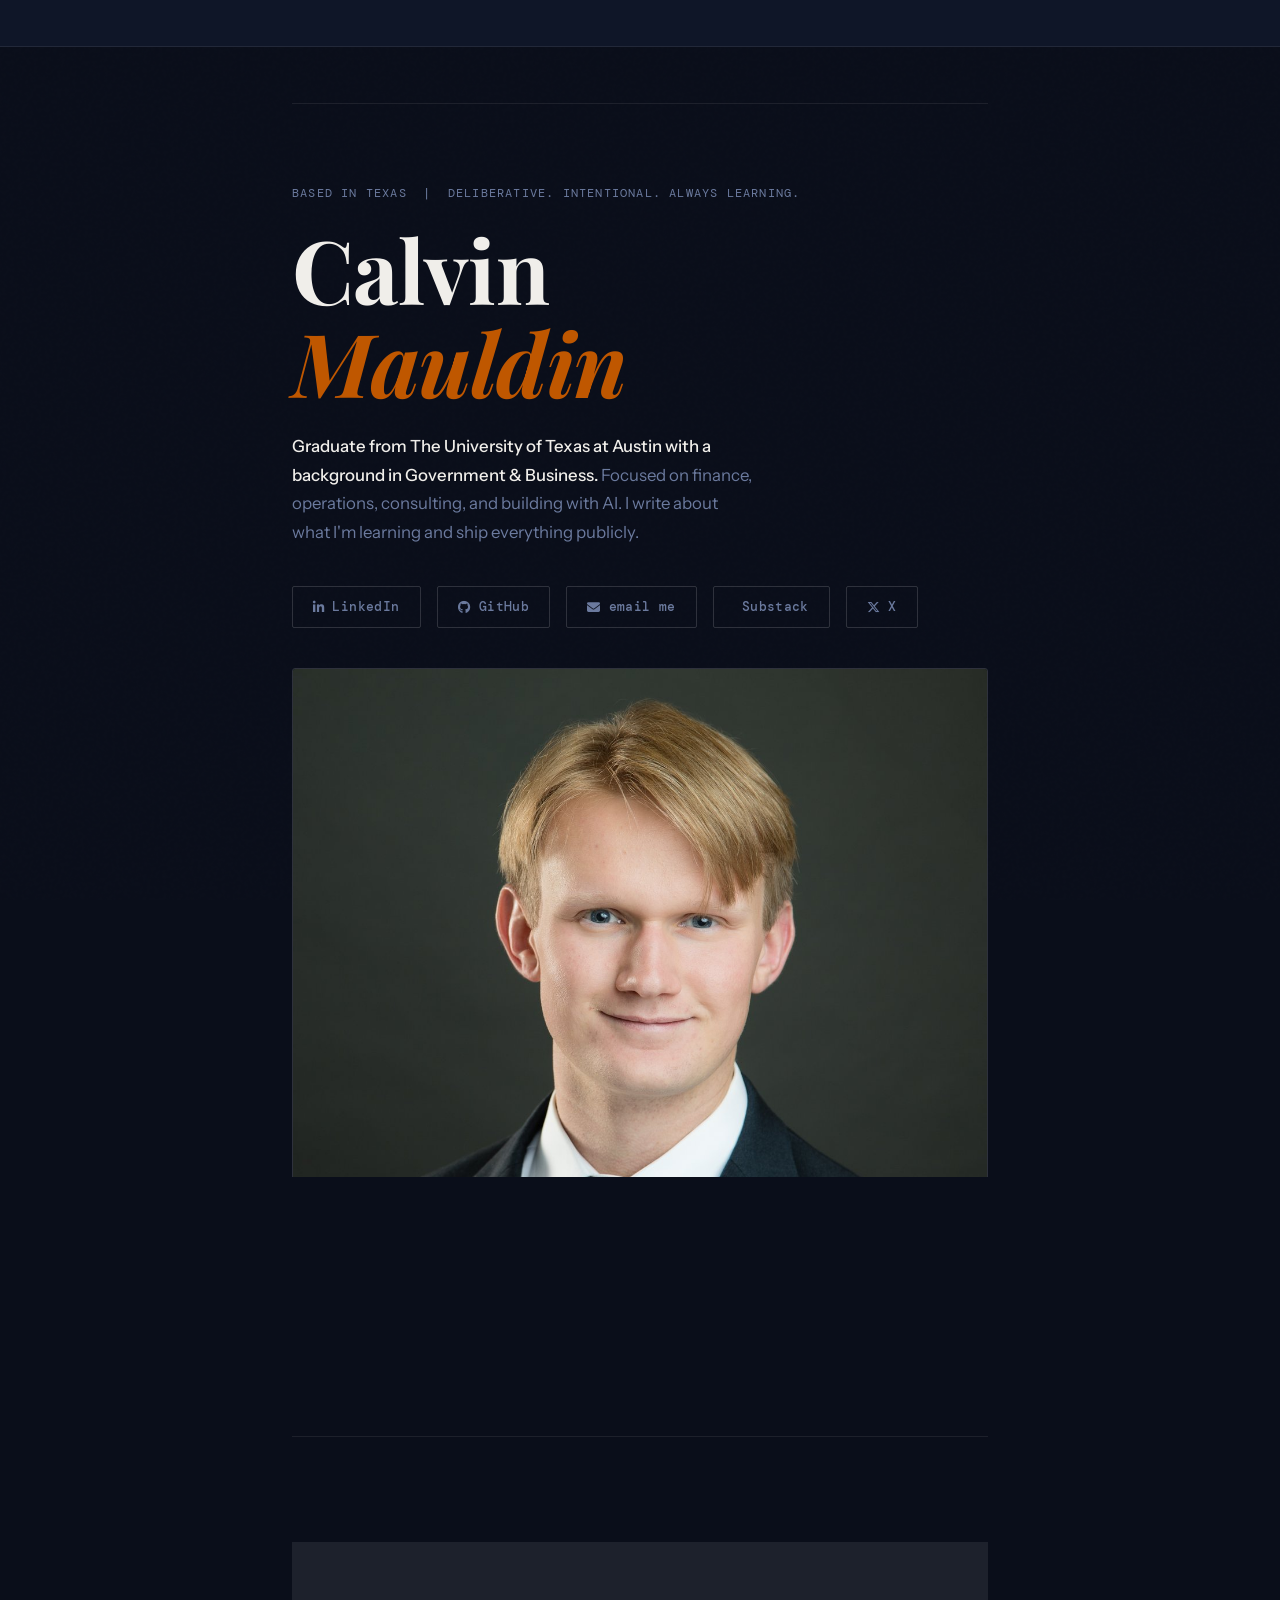
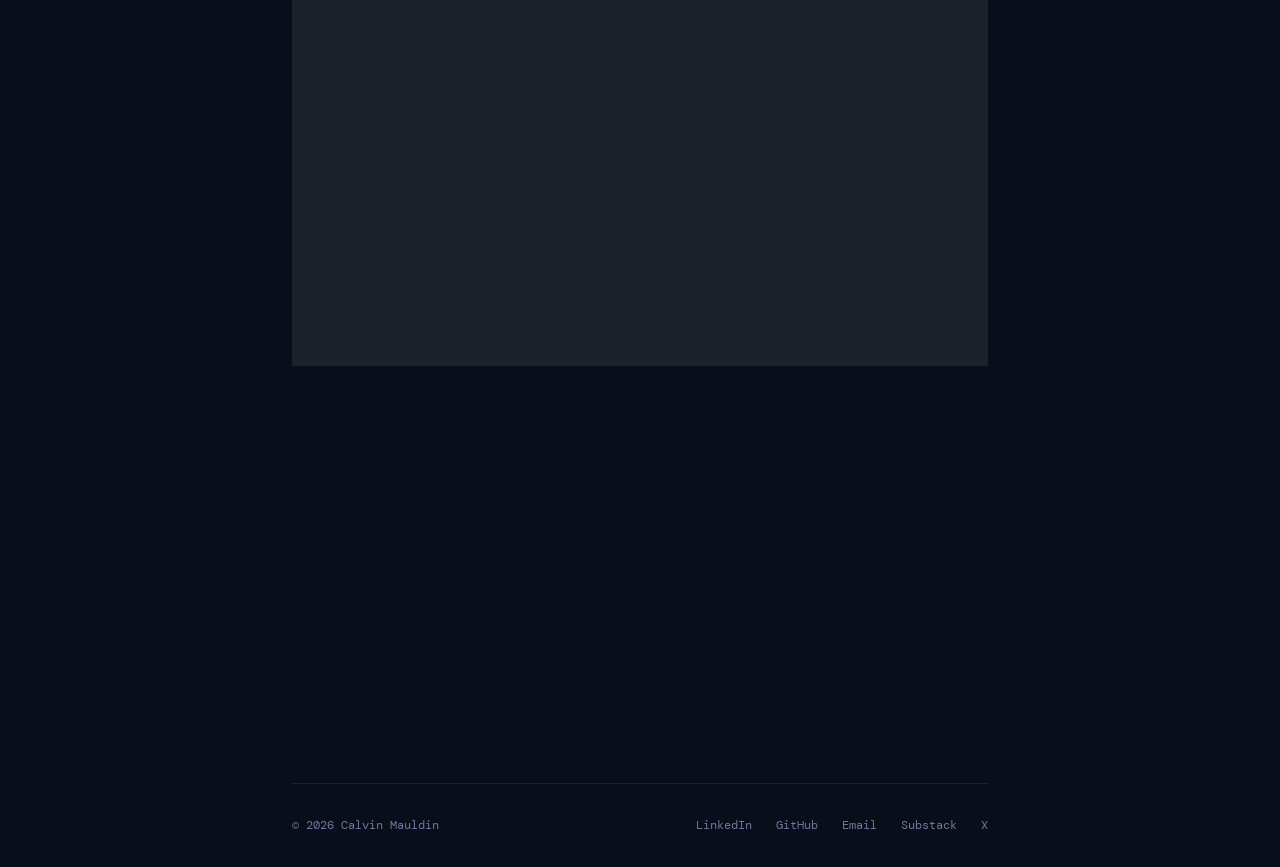
<file: index.html>
<!DOCTYPE html>
<html lang="en">
<head>
  <meta charset="UTF-8" />
  <meta name="viewport" content="width=device-width, initial-scale=1.0" />
  <title>Calvin Mauldin</title>
  <link rel="preconnect" href="https://fonts.googleapis.com" />
  <link rel="preconnect" href="https://fonts.gstatic.com" crossorigin />
  <link href="https://fonts.googleapis.com/css2?family=Playfair+Display:ital,wght@0,700;1,700&family=DM+Mono:wght@400;500&family=Instrument+Sans:wght@400;500&display=swap" rel="stylesheet" />
  <link rel="stylesheet" href="https://cdnjs.cloudflare.com/ajax/libs/font-awesome/6.5.0/css/all.min.css"/>
  <style>
    *, *::before, *::after { box-sizing: border-box; margin: 0; padding: 0; }

    :root {
      --bg:       #0a0e1a;
      --bg2:      #0f1628;
      --bg3:      #1a2440;
      --border:   rgba(255,255,255,0.08);
      --border2:  rgba(255,255,255,0.15);
      --text:     #f0eeea;
      --muted:    #6b7a9e;
      --accent:   #bf5700;
      --accent2:  #d4621a;
      --serif:    'Playfair Display', Georgia, serif;
      --sans:     'Instrument Sans', sans-serif;
      --mono:     'DM Mono', monospace;
    }

    html { scroll-behavior: smooth; }

    body {
      background: var(--bg);
      color: var(--text);
      font-family: var(--sans);
      font-size: 16px;
      line-height: 1.6;
      min-height: 100vh;
      -webkit-font-smoothing: antialiased;
    }

    body::before {
      content: '';
      position: fixed;
      inset: 0;
      background-image: url("data:image/svg+xml,%3Csvg viewBox='0 0 256 256' xmlns='http://www.w3.org/2000/svg'%3E%3Cfilter id='noise'%3E%3CfeTurbulence type='fractalNoise' baseFrequency='0.9' numOctaves='4' stitchTiles='stitch'/%3E%3C/filter%3E%3Crect width='100%25' height='100%25' filter='url(%23noise)' opacity='0.04'/%3E%3C/svg%3E");
      pointer-events: none;
      z-index: 0;
      opacity: 0.35;
    }

    .ticker-wrap {
      width: 100%;
      background: #0f1628;
      border-bottom: 1px solid rgba(255,255,255,0.08);
      overflow: hidden;
      position: relative;
      z-index: 10;
    }

    .container {
      max-width: 760px;
      margin: 0 auto;
      padding: 0 2rem;
      position: relative;
      z-index: 1;
    }

    nav {
      padding: 2rem 0 1.5rem;
      display: flex;
      align-items: center;
      justify-content: space-between;
      border-bottom: 1px solid var(--border);
    }

    .nav-name {
      font-family: var(--mono);
      font-size: 13px;
      font-weight: 500;
      letter-spacing: 0.04em;
      color: var(--accent);
      opacity: 0;
      animation: fadeUp 0.5s ease forwards;
    }

    .nav-links {
      display: flex;
      gap: 1.75rem;
      list-style: none;
      opacity: 0;
      animation: fadeUp 0.5s ease 0.1s forwards;
    }

    .nav-links a {
      font-size: 13px;
      color: var(--muted);
      text-decoration: none;
      letter-spacing: 0.02em;
      transition: color 0.2s;
    }
    .nav-links a:hover { color: var(--text); }

    /* hero — stacked with wide banner photo */
    .hero {
      padding: 5rem 0 4.5rem;
    }

    .hero-content { min-width: 0; margin-bottom: 2.5rem; }

    .hero-eyebrow {
      font-family: var(--mono);
      font-size: 12px;
      color: var(--muted);
      letter-spacing: 0.1em;
      text-transform: uppercase;
      margin-bottom: 1.25rem;
      opacity: 0;
      animation: fadeUp 0.6s ease 0.15s forwards;
    }

    .hero-name {
      font-family: var(--serif);
      font-size: clamp(3rem, 8vw, 5.5rem);
      line-height: 1.05;
      letter-spacing: -0.01em;
      color: var(--text);
      margin-bottom: 1.5rem;
      opacity: 0;
      animation: fadeUp 0.7s ease 0.2s forwards;
    }

    .hero-name em {
      font-style: italic;
      color: var(--accent);
    }

    .hero-bio {
      font-size: 1.05rem;
      color: var(--muted);
      max-width: 460px;
      line-height: 1.7;
      margin-bottom: 2.5rem;
      opacity: 0;
      animation: fadeUp 0.7s ease 0.3s forwards;
    }

    .hero-bio strong {
      color: var(--text);
      font-weight: 500;
    }

    .hero-links {
      display: flex;
      gap: 1rem;
      flex-wrap: wrap;
      opacity: 0;
      animation: fadeUp 0.7s ease 0.4s forwards;
    }

    /* portrait — full image stacked below */
    .hero-portrait {
      opacity: 0;
      animation: fadeUp 0.8s ease 0.45s forwards;
      width: 100%;
    }

    .hero-portrait img {
      width: 100%;
      height: auto;
      border-radius: 3px;
      border: 1px solid var(--border2);
      display: block;
    }

    .btn {
      display: inline-flex;
      align-items: center;
      gap: 0.5rem;
      padding: 0.6rem 1.25rem;
      border-radius: 2px;
      font-size: 13px;
      font-family: var(--mono);
      font-weight: 500;
      letter-spacing: 0.03em;
      text-decoration: none;
      transition: all 0.2s;
      cursor: pointer;
    }

    .btn-primary {
      background: var(--accent);
      color: #0e0e0d;
      border: 1px solid var(--accent);
    }
    .btn-primary:hover { background: transparent; color: var(--accent); }

    .btn-ghost {
      background: transparent;
      color: var(--muted);
      border: 1px solid var(--border2);
    }
    .btn-ghost:hover { border-color: var(--accent2); color: var(--accent2); }

    .section-rule {
      height: 1px;
      background: var(--border);
      margin: 0 0 3.5rem;
    }

    .section-label {
      font-family: var(--mono);
      font-size: 11px;
      color: var(--muted);
      letter-spacing: 0.1em;
      text-transform: uppercase;
      margin-bottom: 2rem;
      display: flex;
      align-items: center;
      gap: 0.75rem;
    }
    .section-label::after {
      content: '';
      flex: 1;
      height: 1px;
      background: var(--border);
    }

    .projects { padding-bottom: 5rem; }

    .projects-grid {
      display: grid;
      grid-template-columns: repeat(auto-fill, minmax(280px, 1fr));
      gap: 1px;
      background: var(--border);
      border: 1px solid var(--border);
      border-radius: 4px;
      overflow: hidden;
      margin-bottom: 2rem;
    }

    .project-card {
      background: var(--bg2);
      padding: 1.75rem;
      transition: background 0.2s;
      position: relative;
    }
    .project-card:hover { background: var(--bg3); }

    .project-card.placeholder {
      display: flex;
      flex-direction: column;
      align-items: flex-start;
      justify-content: center;
      min-height: 180px;
    }

    .project-tag {
      font-family: var(--mono);
      font-size: 10px;
      letter-spacing: 0.08em;
      text-transform: uppercase;
      color: var(--accent2);
      margin-bottom: 0.75rem;
    }

    .project-title {
      font-family: var(--serif);
      font-size: 1.3rem;
      color: var(--text);
      margin-bottom: 0.6rem;
      line-height: 1.2;
    }

    .project-desc {
      font-size: 13px;
      color: var(--muted);
      line-height: 1.6;
      margin-bottom: 1.25rem;
    }

    .project-link {
      font-family: var(--mono);
      font-size: 12px;
      color: var(--accent);
      text-decoration: none;
      display: inline-flex;
      align-items: center;
      gap: 0.3rem;
      transition: gap 0.2s;
    }
    .project-link:hover { gap: 0.5rem; }

    .coming-soon {
      font-family: var(--mono);
      font-size: 12px;
      color: var(--border2);
      letter-spacing: 0.06em;
    }

    .about { padding-bottom: 5rem; }

    .about-grid {
      display: grid;
      grid-template-columns: 1fr 1fr;
      gap: 3rem;
    }

    .about-col h3 {
      font-family: var(--serif);
      font-size: 1.15rem;
      color: var(--text);
      margin-bottom: 0.75rem;
      font-weight: 400;
    }

    .about-list {
      list-style: none;
      display: flex;
      flex-direction: column;
      gap: 0.4rem;
    }

    .about-list li {
      font-size: 13px;
      color: var(--muted);
      display: flex;
      gap: 0.6rem;
      align-items: baseline;
    }

    .about-list li::before {
      content: '—';
      color: var(--border2);
      font-family: var(--mono);
      flex-shrink: 0;
    }

    footer {
      border-top: 1px solid var(--border);
      padding: 2rem 0;
      display: flex;
      align-items: center;
      justify-content: space-between;
      flex-wrap: wrap;
      gap: 1rem;
    }

    .footer-copy {
      font-family: var(--mono);
      font-size: 12px;
      color: var(--muted);
    }

    .footer-links { display: flex; gap: 1.5rem; }

    .footer-links a {
      font-family: var(--mono);
      font-size: 12px;
      color: var(--muted);
      text-decoration: none;
      transition: color 0.2s;
    }
    .footer-links a:hover { color: var(--accent); }

    @keyframes fadeUp {
      from { opacity: 0; transform: translateY(16px); }
      to   { opacity: 1; transform: translateY(0); }
    }

    .reveal {
      opacity: 0;
      transform: translateY(20px);
      transition: opacity 0.6s ease, transform 0.6s ease;
    }
    .reveal.visible { opacity: 1; transform: translateY(0); }

    @media (max-width: 620px) {
      .about-grid { grid-template-columns: 1fr; gap: 2rem; }
      .hero-name { font-size: 3rem; }
      nav { flex-direction: column; align-items: flex-start; gap: .75rem; }
    }
  </style>
</head>
<body>

  <!-- TICKER -->
  <div class="ticker-wrap">
    <iframe scrolling="no" allowtransparency="true" frameborder="0"
      style="display:block;width:100%;height:46px"
      src="https://www.tradingview.com/embed-widget/ticker-tape/?locale=en#%7B%22symbols%22%3A%5B%7B%22description%22%3A%22Bitcoin%22%2C%22proName%22%3A%22BITSTAMP%3ABTCUSD%22%7D%2C%7B%22description%22%3A%22S%26P%20500%22%2C%22proName%22%3A%22FOREXCOM%3ASPX500%22%7D%2C%7B%22description%22%3A%2210Y%20Treasury%22%2C%22proName%22%3A%22FRED%3ADGS10%22%7D%2C%7B%22description%22%3A%22QQQ%22%2C%22proName%22%3A%22NASDAQ%3AQQQ%22%7D%2C%7B%22description%22%3A%22VOO%22%2C%22proName%22%3A%22AMEX%3AVOO%22%7D%2C%7B%22description%22%3A%22VTI%22%2C%22proName%22%3A%22AMEX%3AVTI%22%7D%2C%7B%22description%22%3A%22VTV%22%2C%22proName%22%3A%22AMEX%3AVTV%22%7D%2C%7B%22description%22%3A%22Gold%22%2C%22proName%22%3A%22TVC%3AGOLD%22%7D%2C%7B%22description%22%3A%22Crude%20Oil%22%2C%22proName%22%3A%22TVC%3AUSOIL%22%7D%2C%7B%22description%22%3A%22Berkshire%20A%22%2C%22proName%22%3A%22NYSE%3ABRK.A%22%7D%2C%7B%22description%22%3A%22Goldman%22%2C%22proName%22%3A%22NYSE%3AGS%22%7D%2C%7B%22description%22%3A%22Berkshire%20B%22%2C%22proName%22%3A%22NYSE%3ABRK.B%22%7D%2C%7B%22description%22%3A%22Lockheed%22%2C%22proName%22%3A%22NYSE%3ALMT%22%7D%2C%7B%22description%22%3A%22TopBuild%22%2C%22proName%22%3A%22NYSE%3ABLD%22%7D%2C%7B%22description%22%3A%22Visa%22%2C%22proName%22%3A%22NYSE%3AV%22%7D%2C%7B%22description%22%3A%22Tesla%22%2C%22proName%22%3A%22NASDAQ%3ATSLA%22%7D%2C%7B%22description%22%3A%22IBM%22%2C%22proName%22%3A%22NYSE%3AIBM%22%7D%2C%7B%22description%22%3A%22JPMorgan%22%2C%22proName%22%3A%22NYSE%3AJPM%22%7D%2C%7B%22description%22%3A%22Amazon%22%2C%22proName%22%3A%22NASDAQ%3AAMZN%22%7D%2C%7B%22description%22%3A%22Apple%22%2C%22proName%22%3A%22NASDAQ%3AAAPL%22%7D%2C%7B%22description%22%3A%22SpaceX%22%2C%22proName%22%3A%22NASDAQ%3ASPCX%22%7D%2C%7B%22description%22%3A%22Chevron%22%2C%22proName%22%3A%22NYSE%3ACVX%22%7D%2C%7B%22description%22%3A%22Nvidia%22%2C%22proName%22%3A%22NASDAQ%3ANVDA%22%7D%2C%7B%22description%22%3A%22Palantir%22%2C%22proName%22%3A%22NASDAQ%3APLTR%22%7D%2C%7B%22description%22%3A%22XPO%22%2C%22proName%22%3A%22NYSE%3AXPO%22%7D%2C%7B%22description%22%3A%22Dell%22%2C%22proName%22%3A%22NYSE%3ADELL%22%7D%2C%7B%22description%22%3A%22Exxon%22%2C%22proName%22%3A%22NYSE%3AXOM%22%7D%2C%7B%22description%22%3A%22Starbucks%22%2C%22proName%22%3A%22NASDAQ%3ASBUX%22%7D%2C%7B%22description%22%3A%22Shell%22%2C%22proName%22%3A%22NYSE%3ASHEL%22%7D%2C%7B%22description%22%3A%22Moelis%22%2C%22proName%22%3A%22NYSE%3AMC%22%7D%2C%7B%22description%22%3A%22Nike%22%2C%22proName%22%3A%22NYSE%3ANKE%22%7D%2C%7B%22description%22%3A%22On%20Running%22%2C%22proName%22%3A%22NYSE%3AONON%22%7D%2C%7B%22description%22%3A%22GXO%22%2C%22proName%22%3A%22NYSE%3AGXO%22%7D%2C%7B%22description%22%3A%22Bank%20of%20America%22%2C%22proName%22%3A%22NYSE%3ABAC%22%7D%2C%7B%22description%22%3A%22UBS%22%2C%22proName%22%3A%22NYSE%3AUBS%22%7D%2C%7B%22description%22%3A%22BP%22%2C%22proName%22%3A%22NYSE%3ABP%22%7D%2C%7B%22description%22%3A%22QXO%22%2C%22proName%22%3A%22NYSE%3AQXO%22%7D%2C%7B%22description%22%3A%22RXO%22%2C%22proName%22%3A%22NYSE%3ARXO%22%7D%5D%2C%22showSymbolLogo%22%3Atrue%2C%22isTransparent%22%3Atrue%2C%22displayMode%22%3A%22adaptive%22%2C%22colorTheme%22%3A%22dark%22%7D">
    </iframe>
  </div>

  <div class="container">

    <nav></nav>

    <!-- hero -->
    <section class="hero">
      <div class="hero-content">
        <p class="hero-eyebrow">Based in Texas &nbsp;|&nbsp; Deliberative. Intentional. Always learning.</p>
        <h1 class="hero-name">Calvin<br /><em>Mauldin</em></h1>
        <p class="hero-bio">
          <strong>Graduate from The University of Texas at Austin with a background in Government &amp; Business.</strong> Focused on finance, operations, consulting, and building with AI. I write about what I'm learning and ship everything publicly.
        </p>
        <div class="hero-links">
          <a href="https://linkedin.com/in/calvinwmauldin" target="_blank" rel="noopener" class="btn btn-ghost"><i class="fab fa-linkedin-in"></i> LinkedIn</a>
          <a href="https://github.com/cwmtx2003" target="_blank" rel="noopener" class="btn btn-ghost"><i class="fab fa-github"></i> GitHub</a>
          <a href="mailto:calvin9306@outlook.com" class="btn btn-ghost"><i class="fas fa-envelope"></i> email me</a>
          <a href="https://substack.com/@calvinwmauldin" target="_blank" rel="noopener" class="btn btn-ghost"><i class="fab fa-square-substack"></i> Substack</a>
          <a href="https://x.com/CalvinWMauldin" target="_blank" rel="noopener" class="btn btn-ghost"><i class="fab fa-x-twitter"></i> X</a>
        </div>
      </div>
      <div class="hero-portrait">
        <img src="Calvinwebsiteheadshot.jpg" alt="Calvin Mauldin" />
      </div>
    </section>

    <!-- projects -->
    <section class="projects" id="projects">
      <div class="section-rule"></div>
      <p class="section-label reveal">Projects</p>
      <div class="projects-grid reveal">
        <div class="project-card placeholder">
          <span class="project-tag">Claude · Finance</span>
          <h2 class="project-title">SIE Study Tool</h2>
          <p class="project-desc">A Claude-powered flashcard and quiz app for FINRA SIE exam prep. Built to study smarter, not longer.</p>
          <a href="/sie-study-tool/" class="project-link" target="_blank" rel="noopener noreferrer">STUDY NOW</a>
        </div>
        <div class="project-card placeholder">
          <span class="project-tag">Coming soon</span>
          <h2 class="project-title">Next project</h2>
          <p class="project-desc">Coming soon. Follow along on LinkedIn for updates.</p>
          <span class="coming-soon">[ in progress ]</span>
        </div>
        <div class="project-card placeholder">
          <span class="project-tag">Coming soon</span>
          <h2 class="project-title">More soon</h2>
          <p class="project-desc">Coming soon. Check back or connect on GitHub.</p>
          <span class="coming-soon">[ in progress ]</span>
        </div>
      </div>
    </section>

    <!-- about -->
    <section class="about" id="about">
      <p class="section-label reveal">Background</p>
      <div class="about-grid reveal">
        <div class="about-col">
          <h3>Currently</h3>
          <ul class="about-list">
            <li>Graduate of The University of Texas at Austin</li>
            <li>B.A. in Government</li>
            <li>Minor in Business</li>
            <li>Currently studying for the FINRA SIE</li>
            <li>Building with Claude API</li>
          </ul>
        </div>
        <div class="about-col">
          <h3>Interested in</h3>
          <ul class="about-list">
            <li>Finance &amp; capital markets</li>
            <li>Business operations</li>
            <li>Strategy &amp; consulting</li>
            <li>AI-powered tools</li>
            <li>Markets in Texas &amp; the Southeast</li>
          </ul>
        </div>
      </div>
    </section>

    <!-- footer -->
    <footer>
      <span class="footer-copy">© 2026 Calvin Mauldin</span>
      <div class="footer-links">
        <a href="https://linkedin.com/in/calvinwmauldin" target="_blank" rel="noopener">LinkedIn</a>
        <a href="https://github.com/cwmtx2003" target="_blank" rel="noopener">GitHub</a>
        <a href="mailto:calvin9306@outlook.com">Email</a>
        <a href="https://substack.com/@calvinwmauldin" target="_blank" rel="noopener">Substack</a>
        <a href="https://x.com/CalvinWMauldin" target="_blank" rel="noopener">X</a>
      </div>
    </footer>

  </div>

  <script>
    const reveals = document.querySelectorAll('.reveal');
    const observer = new IntersectionObserver((entries) => {
      entries.forEach(e => { if (e.isIntersecting) { e.target.classList.add('visible'); } });
    }, { threshold: 0.1 });
    reveals.forEach(el => observer.observe(el));
  </script>

</body>
</html>
</file>
